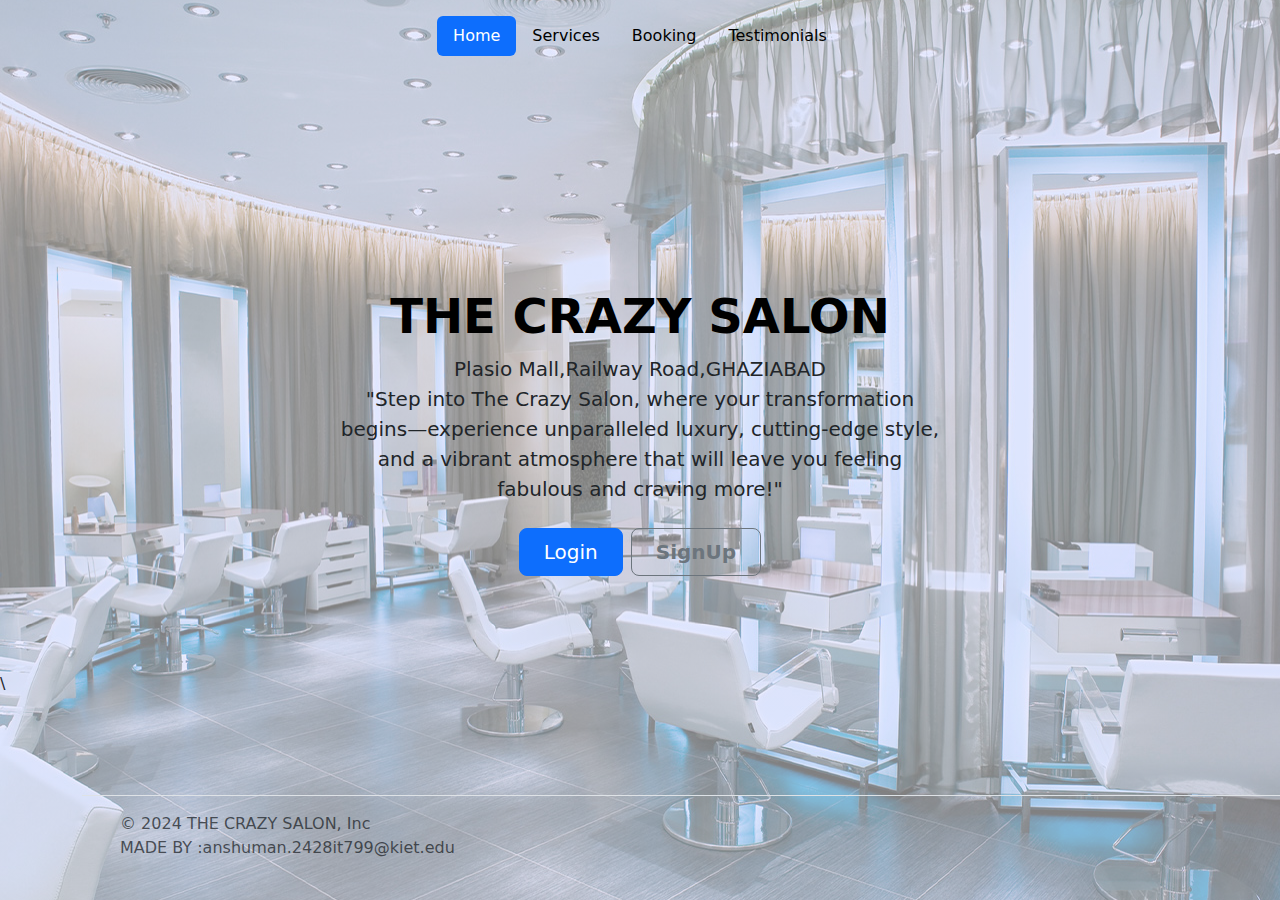
<file: index.html>
<!DOCTYPE html>
<html lang="en">
<head>
    <meta charset="UTF-8">
    <meta name="viewport" content="width=device-width, initial-scale=1.0">
    <title>Document</title>
    <link rel="stylesheet" href="./home.css">
    <link rel="stylesheet" href="https://cdnjs.cloudflare.com/ajax/libs/font-awesome/6.0.0-beta3/css/all.min.css" integrity="sha384-k6RqeWeci5ZR/Lv4MR0sA0FfDOMhE4XxVhPfIxmd5dIJrWiQ5dyHegccQcfOoDU6" crossorigin="anonymous">
    <link href="https://cdn.jsdelivr.net/npm/bootstrap@5.3.3/dist/css/bootstrap.min.css" rel="stylesheet" integrity="sha384-QWTKZyjpPEjISv5WaRU9OFeRpok6YctnYmDr5pNlyT2bRjXh0JMhjY6hW+ALEwIH" crossorigin="anonymous">
</head>
<body class="bg-dark">
    <div class="container">
        <header class="d-flex justify-content-center py-3">
          <ul class="nav nav-pills">
            <li class="nav-item"><a href="#" class="nav-link active" aria-current="page">Home</a></li>
            <li class="nav-item"><a href="./services.html" class="nav-link text-black">Services</a></li>
            <li class="nav-item"><a href="./select-slot.html" class="nav-link text-black">Booking</a></li>
            <li class="nav-item"><a href="./testimonialnew.html" class="nav-link text-black">Testimonials</a></li>
          </ul>
        </header>
        <br>
        <br>
        <br>
        <br><br>
      </div>
      <div class="px-4 py-5 my-5 text-center xx">
        <h1 class="display-5 fw-bold text-body-emphasis">THE CRAZY SALON</h1>
        <div class="col-lg-6 mx-auto">
          <p class="lead mb-4">Plasio Mall,Railway Road,GHAZIABAD <br>
            <b>"Step into The Crazy Salon, where your transformation begins—experience unparalleled luxury, cutting-edge style, and a vibrant atmosphere that will leave you feeling fabulous and craving more!"</b></p>
          <div class="d-grid gap-2 d-sm-flex justify-content-sm-center">
            <button type="button" class="btn btn-primary btn-lg px-4 gap-3" onclick="login()">Login</button>
            <button type="button" class="btn btn-outline-secondary btn-lg px-4"onclick="signup()"><b>SignUp</b></button>
          </div>
        </div>
      </div>
      <div class="container">
        <footer class="d-flex flex-wrap justify-content-between align-items-center py-3 my-4 border-top">
          <div class="col-md-4 d-flex align-items-center">
            <a href="/" class="mb-3 me-2 mb-md-0 text-body-secondary text-decoration-none lh-1">
              <svg class="bi" width="30" height="24"><use xlink:href="#bootstrap"></use></svg>
            </a>
            <span class="mb-3 mb-md-0 text-body-secondary text-black">© 2024 THE CRAZY SALON, Inc <br>MADE BY :anshuman.2428it799@kiet.edu</span>
          </div>
      
          <ul class="nav col-md-4 justify-content-end list-unstyled d-flex">
            <li class="ms-3"><a class="text-body-secondary" href="https://twitter.com/yourprofile" target="_blank"><i class="fab fa-twitter"></i></a></li>
            <li class="ms-3"><a class="text-body-secondary" href="https://instagram.com/yourprofile" target="_blank"><i class="fab fa-instagram"></i></a></li>
            <li class="ms-3"><a class="text-body-secondary" href="https://facebook.com/yourprofile" target="_blank"><i class="fab fa-facebook-f"></i></a></li>
        </ul>
        
        </footer>
      </div>
    <script src="https://cdn.jsdelivr.net/npm/bootstrap@5.3.3/dist/js/bootstrap.bundle.min.js" integrity="sha384-YvpcrYf0tY3lHB60NNkmXc5s9fDVZLESaAA55NDzOxhy9GkcIdslK1eN7N6jIeHz" crossorigin="anonymous"></script>\
    <script>
      function login(){
        window.location.href="./login.html";
      }
      function signup(){
        window.location.href="./signup.html";
      }

    </script>
</body>
</html>
</file>
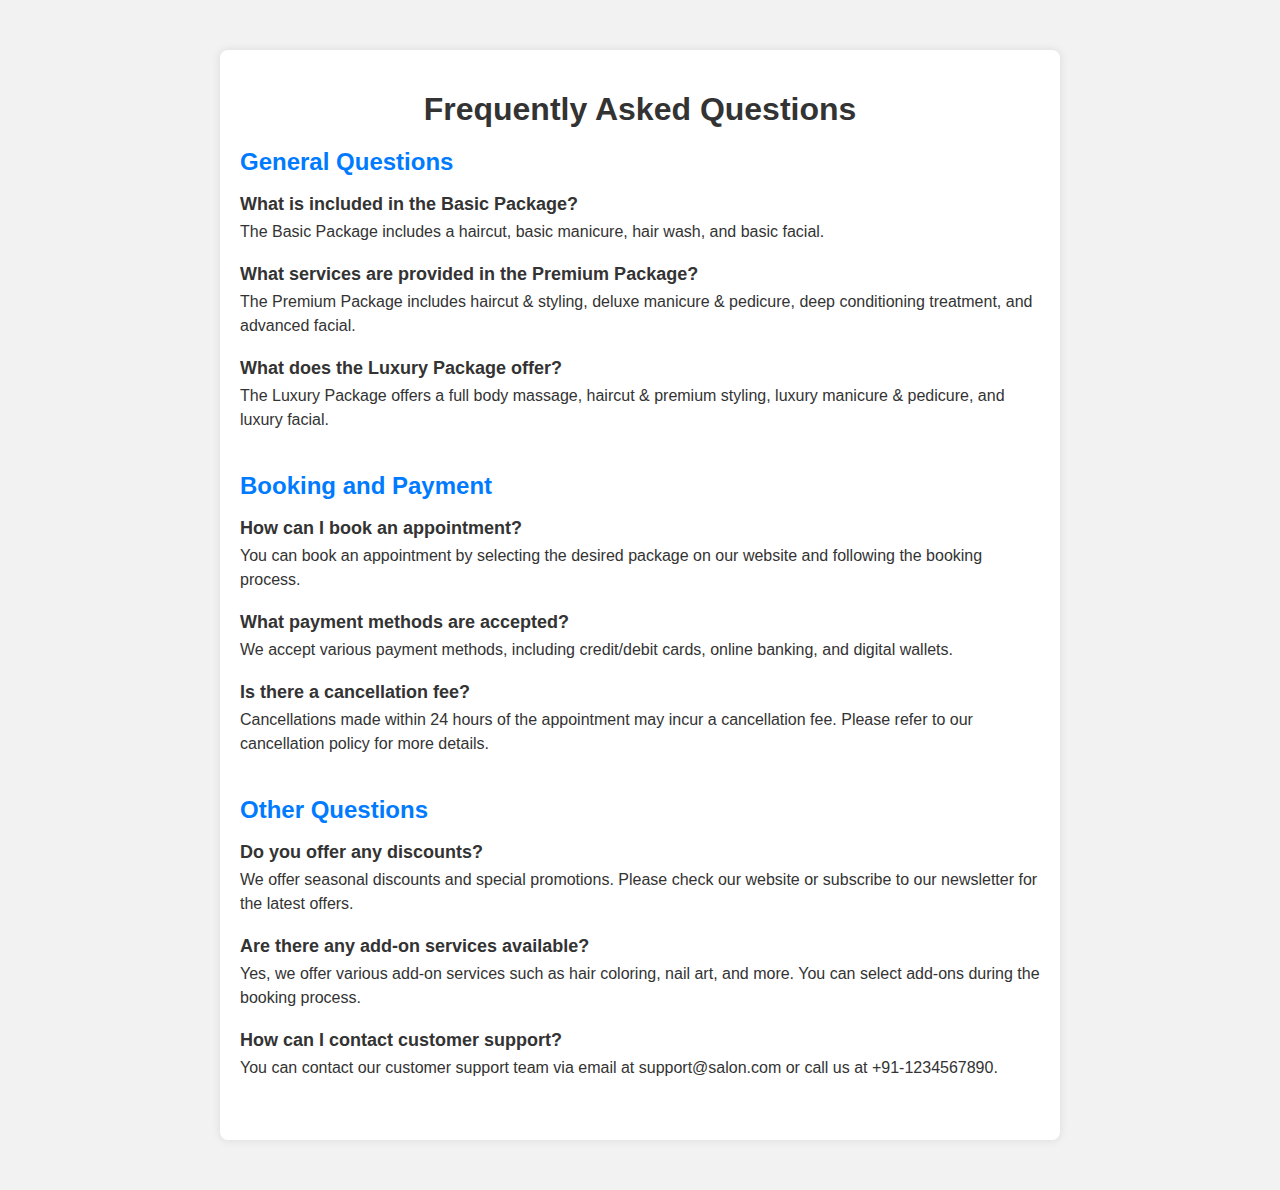
<file: faq.html>
<!DOCTYPE html>
<html lang="en">
<head>
    <meta charset="UTF-8">
    <meta name="viewport" content="width=device-width, initial-scale=1.0">
    <title>FAQ - Pricing Plans</title>
    <link rel="stylesheet" href="./faq.css">
</head>
<body>
    <div class="container">
        <h1>Frequently Asked Questions</h1>
        <div class="faq-section">
            <h2>General Questions</h2>
            <div class="faq-item">
                <h3>What is included in the Basic Package?</h3>
                <p>The Basic Package includes a haircut, basic manicure, hair wash, and basic facial.</p>
            </div>
            <div class="faq-item">
                <h3>What services are provided in the Premium Package?</h3>
                <p>The Premium Package includes haircut & styling, deluxe manicure & pedicure, deep conditioning treatment, and advanced facial.</p>
            </div>
            <div class="faq-item">
                <h3>What does the Luxury Package offer?</h3>
                <p>The Luxury Package offers a full body massage, haircut & premium styling, luxury manicure & pedicure, and luxury facial.</p>
            </div>
        </div>
        <div class="faq-section">
            <h2>Booking and Payment</h2>
            <div class="faq-item">
                <h3>How can I book an appointment?</h3>
                <p>You can book an appointment by selecting the desired package on our website and following the booking process.</p>
            </div>
            <div class="faq-item">
                <h3>What payment methods are accepted?</h3>
                <p>We accept various payment methods, including credit/debit cards, online banking, and digital wallets.</p>
            </div>
            <div class="faq-item">
                <h3>Is there a cancellation fee?</h3>
                <p>Cancellations made within 24 hours of the appointment may incur a cancellation fee. Please refer to our cancellation policy for more details.</p>
            </div>
        </div>
        <div class="faq-section">
            <h2>Other Questions</h2>
            <div class="faq-item">
                <h3>Do you offer any discounts?</h3>
                <p>We offer seasonal discounts and special promotions. Please check our website or subscribe to our newsletter for the latest offers.</p>
            </div>
            <div class="faq-item">
                <h3>Are there any add-on services available?</h3>
                <p>Yes, we offer various add-on services such as hair coloring, nail art, and more. You can select add-ons during the booking process.</p>
            </div>
            <div class="faq-item">
                <h3>How can I contact customer support?</h3>
                <p>You can contact our customer support team via email at support@salon.com or call us at +91-1234567890.</p>
            </div>
        </div>
    </div>
</body>
</html>
</file>
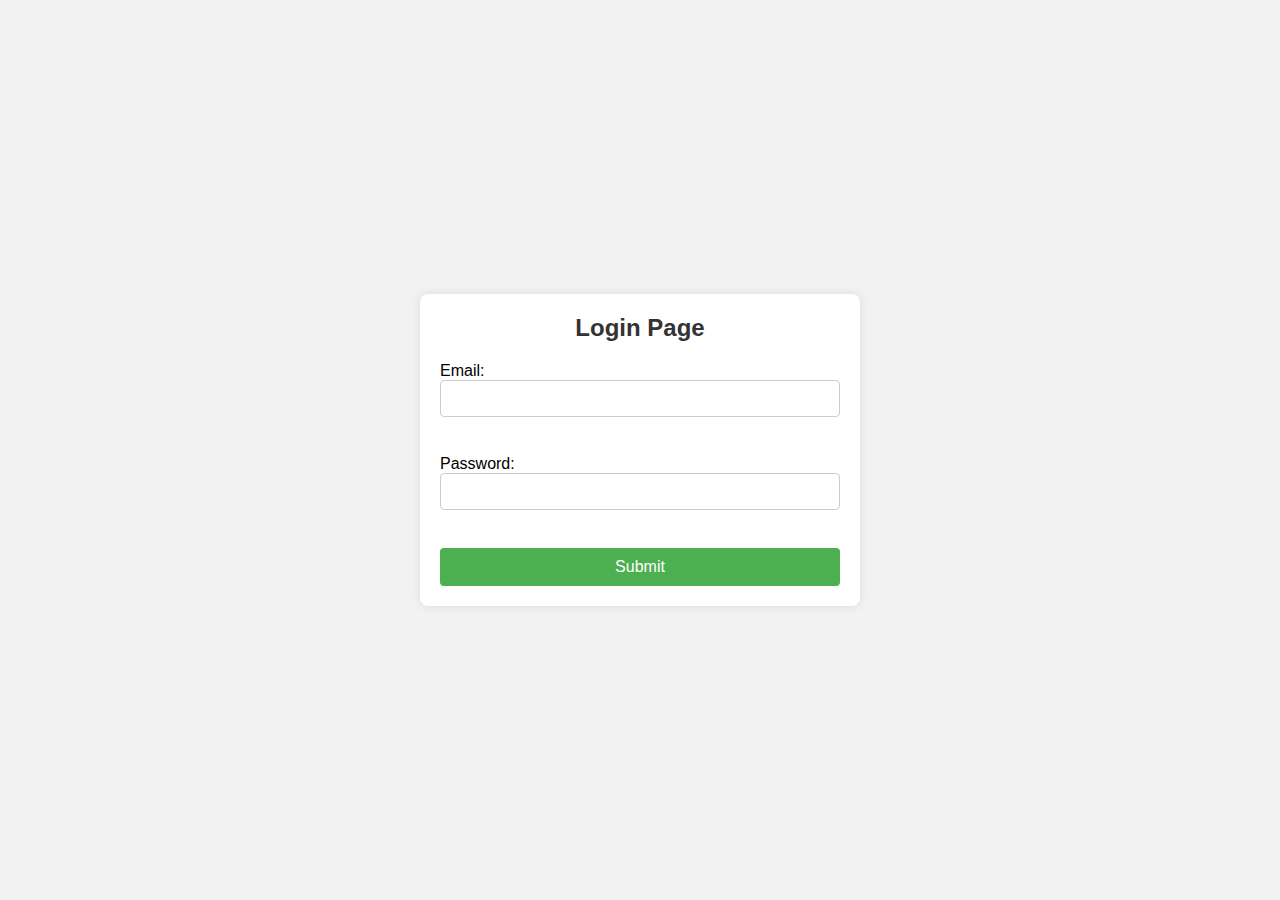
<file: login.html>
<!DOCTYPE html>
<html lang="en">
<head>
  <meta charset="UTF-8">
  <meta name="viewport" content="width=device-width, initial-scale=1.0">
  <title>Form Validation</title>
  <link rel="stylesheet" href="./login.css">
</head>
<body>
  <div class="container">
    <div class="card">
      <div class="card-header">
        <h1>Login Page</h1>
      </div>
      <div class="card-body">
        <form id="myForm">
          <label for="email">Email:</label>
          <input type="email" id="email" name="email" class="form-control">
          <span id="emailError" class="error"></span><br><br>

          <label for="password">Password:</label>
          <input type="password" id="password" name="password" class="form-control">
          <span id="passwordError" class="error"></span><br><br>

          <button type="button" class="btn btn-primary" onclick="validateForm()">Submit</button>
        </form>
      </div>
    </div>
  </div>

  <script>
    function validateForm() {
      let isValid = true; // Initialize the validity flag

      // Clear previous error messages
      document.getElementById("emailError").textContent = "";
      document.getElementById("passwordError").textContent = "";

      // Email validation
      const email = document.getElementById("email").value.trim();
      const emailPattern = /^[a-zA-Z0-9._%+-]+@[a-zA-Z0-9.-]+\.[a-zA-Z]{2,}$/;
      if (email === "") {
        document.getElementById("emailError").textContent = "Email is required.";
        isValid = false;
      } else if (!emailPattern.test(email)) {
        document.getElementById("emailError").textContent = "Invalid email format.";
        isValid = false;
      }

      // Password validation
      const password = document.getElementById("password").value.trim();
      if (password === "") {
        document.getElementById("passwordError").textContent = "Password is required.";
        isValid = false;
      } else if (password.length < 6) {
        document.getElementById("passwordError").textContent = "Password must be at least 6 characters long.";
        isValid = false;
      }

      // If all validations pass
      if (isValid) {
        if (email === "anshumaan.1611@gmail.com" && password === "Raghav@1611") {
          window.location.href = './booking.html'; // Redirect to bookings.html
        } else {
          alert("Invalid email or password.");
        }
      }
    }
  </script>
</body>
</html>
</file>
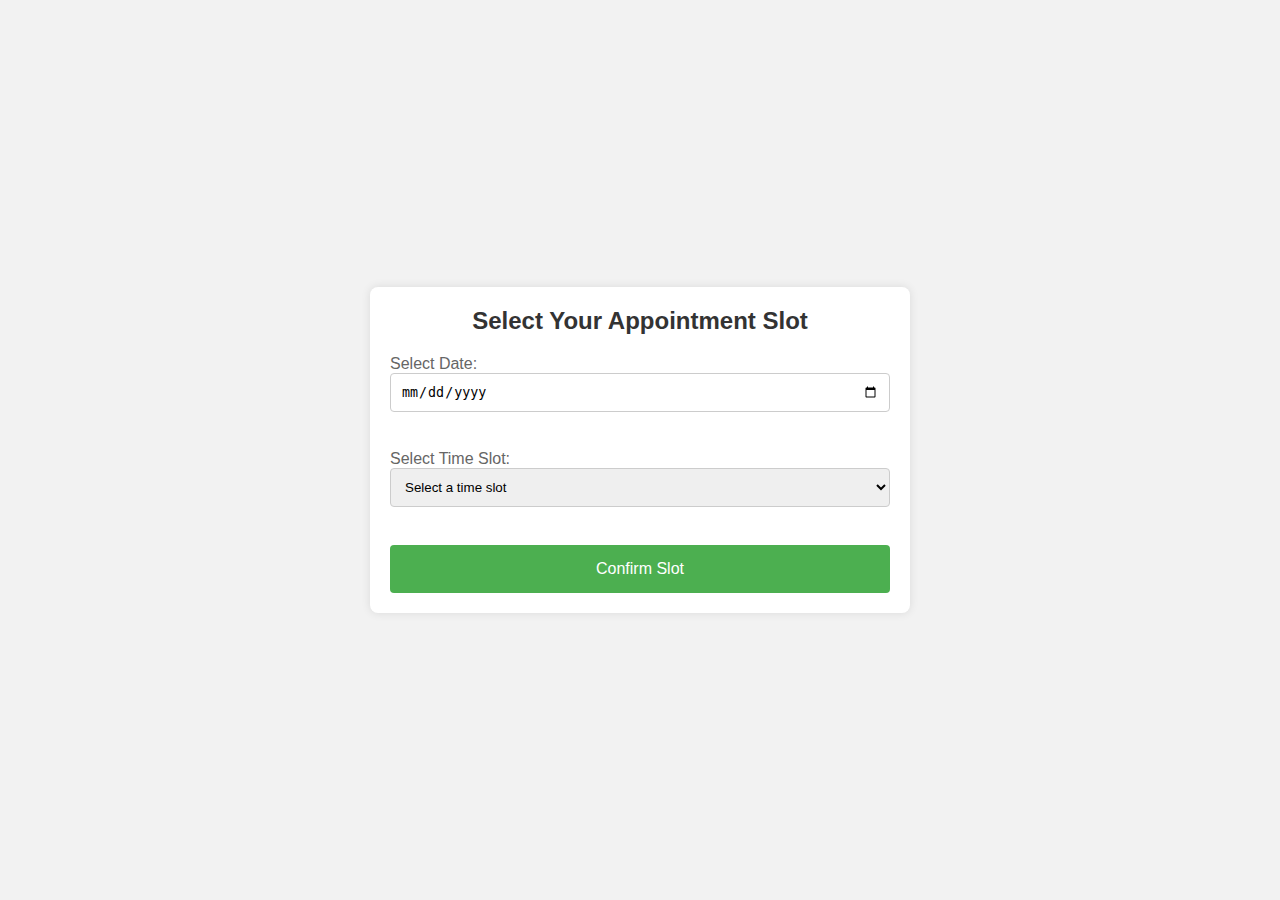
<file: select-slot.html>
<!DOCTYPE html>
<html lang="en">
<head>
    <meta charset="UTF-8">
    <meta name="viewport" content="width=device-width, initial-scale=1.0">
    <title>Select Slot</title>
    <link rel="stylesheet" href="./select-slot.css">
</head>
<body>
    <div class="container">
        <div class="card">
            <div class="card-header">
                <h1>Select Your Appointment Slot</h1>
            </div>
            <div class="card-body">
                <form id="slotForm">
                    <label for="appointmentDate">Select Date:</label>
                    <input type="date" id="appointmentDate" name="appointmentDate" class="form-control" required><br><br>

                    <label for="appointmentTime">Select Time Slot:</label>
                    <select id="appointmentTime" name="appointmentTime" class="form-control" required>
                        <option value="">Select a time slot</option>
                        <option value="9:00 AM - 10:00 AM">9:00 AM - 10:00 AM</option>
                        <option value="10:00 AM - 11:00 AM">10:00 AM - 11:00 AM</option>
                        <option value="11:00 AM - 12:00 PM">11:00 AM - 12:00 PM</option>
                        <option value="1:00 PM - 2:00 PM">1:00 PM - 2:00 PM</option>
                        <option value="2:00 PM - 3:00 PM">2:00 PM - 3:00 PM</option>
                        <option value="3:00 PM - 4:00 PM">3:00 PM - 4:00 PM</option>
                        <option value="4:00 PM - 5:00 PM">4:00 PM - 5:00 PM</option>
                    </select><br><br>

                    <button type="submit" class="btn-primary" onclick="gotopayment()">Confirm Slot</button>
                </form>
            </div>
        </div>
    </div>
    <script>
        function gotopayment(){
            window.location.href="./booking.html"

        }
    </script>
</body>
</html>
</file>
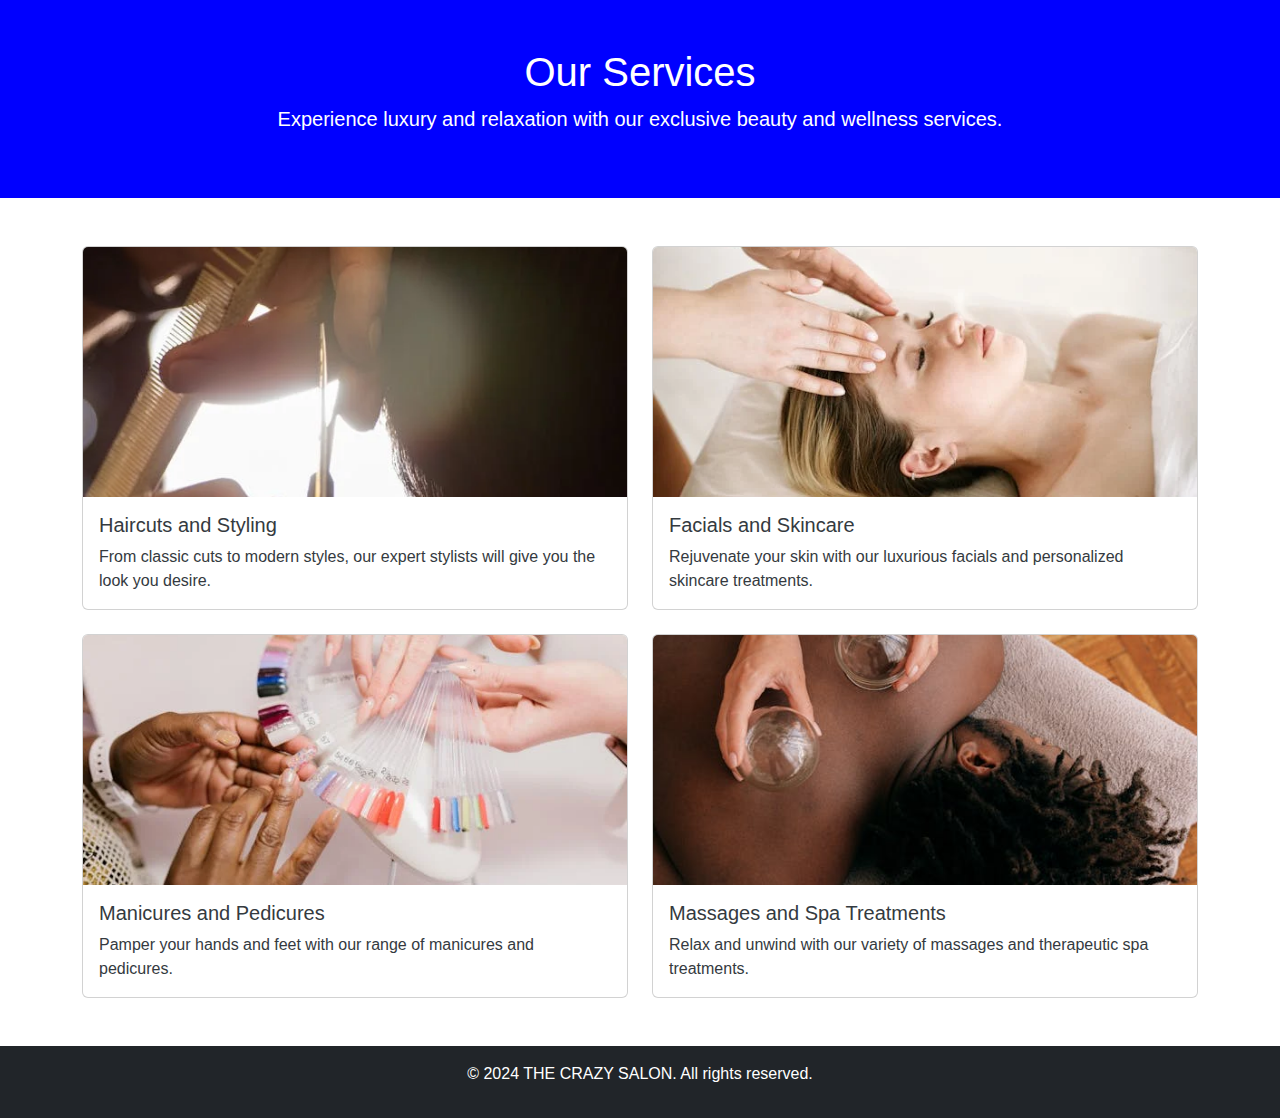
<file: services.html>
<!DOCTYPE html>
<html lang="en">
<head>
    <meta charset="UTF-8">
    <meta name="viewport" content="width=device-width, initial-scale=1.0">
    <title>Our Services - Glamour Salon</title>
    <link href="https://cdn.jsdelivr.net/npm/bootstrap@5.3.3/dist/css/bootstrap.min.css" rel="stylesheet" integrity="sha384-QWTKZyjpPEjISv5WaRU9OFeRpok6YctnYmDr5pNlyT2bRjXh0JMhjY6hW+ALEwIH" crossorigin="anonymous">
    <link rel="stylesheet" href="./services.css">
</head>
<body>
    <header class="bg-blue text-white text-center py-5">
        <h1>Our Services</h1>
        <p class="lead">Experience luxury and relaxation with our exclusive beauty and wellness services.</p>
    </header>

    <div class="container my-5">
        <div class="row row-cols-1 row-cols-md-2 g-4">
            <div class="col">
                <div class="card h-100">
                    <img src="./webD.webp" class="card-img-top" alt="Haircuts and Styling">
                    <div class="card-body">
                        <h5 class="card-title">Haircuts and Styling</h5>
                        <p class="card-text">From classic cuts to modern styles, our expert stylists will give you the look you desire.</p>
                    </div>
                </div>
            </div>
            <div class="col">
                <div class="card h-100">
                    <img src="./skin.webp " class="card-img-top" alt="Facials and Skincare">
                    <div class="card-body">
                        <h5 class="card-title">Facials and Skincare</h5>
                        <p class="card-text">Rejuvenate your skin with our luxurious facials and personalized skincare treatments.</p>
                    </div>
                </div>
            </div>
            <div class="col">
                <div class="card h-100">
                    <img src="./manicure.webp" class="card-img-top" alt="Manicures and Pedicures">
                    <div class="card-body">
                        <h5 class="card-title">Manicures and Pedicures</h5>
                        <p class="card-text">Pamper your hands and feet with our range of manicures and pedicures.</p>
                    </div>
                </div>
            </div>
            <div class="col">
                <div class="card h-100">
                    <img src="./massage.jpeg" class="card-img-top" alt="Massages and Spa Treatments">
                    <div class="card-body">
                        <h5 class="card-title">Massages and Spa Treatments</h5>
                        <p class="card-text">Relax and unwind with our variety of massages and therapeutic spa treatments.</p>
                    </div>
                </div>
            </div>
        </div>
    </div>

    <footer class="bg-dark text-white text-center py-3">
        <p>&copy; 2024 THE CRAZY SALON. All rights reserved.</p>
    </footer>

    <script src="https://cdn.jsdelivr.net/npm/bootstrap@5.3.3/dist/js/bootstrap.bundle.min.js" integrity="sha384-YvpcrYf0tY3lHB60NNkmXc5s9fDVZLESaAA55NDzOxhy9GkcIdslK1eN7N6jIeHz" crossorigin="anonymous"></script>
</body>
</html>
</file>
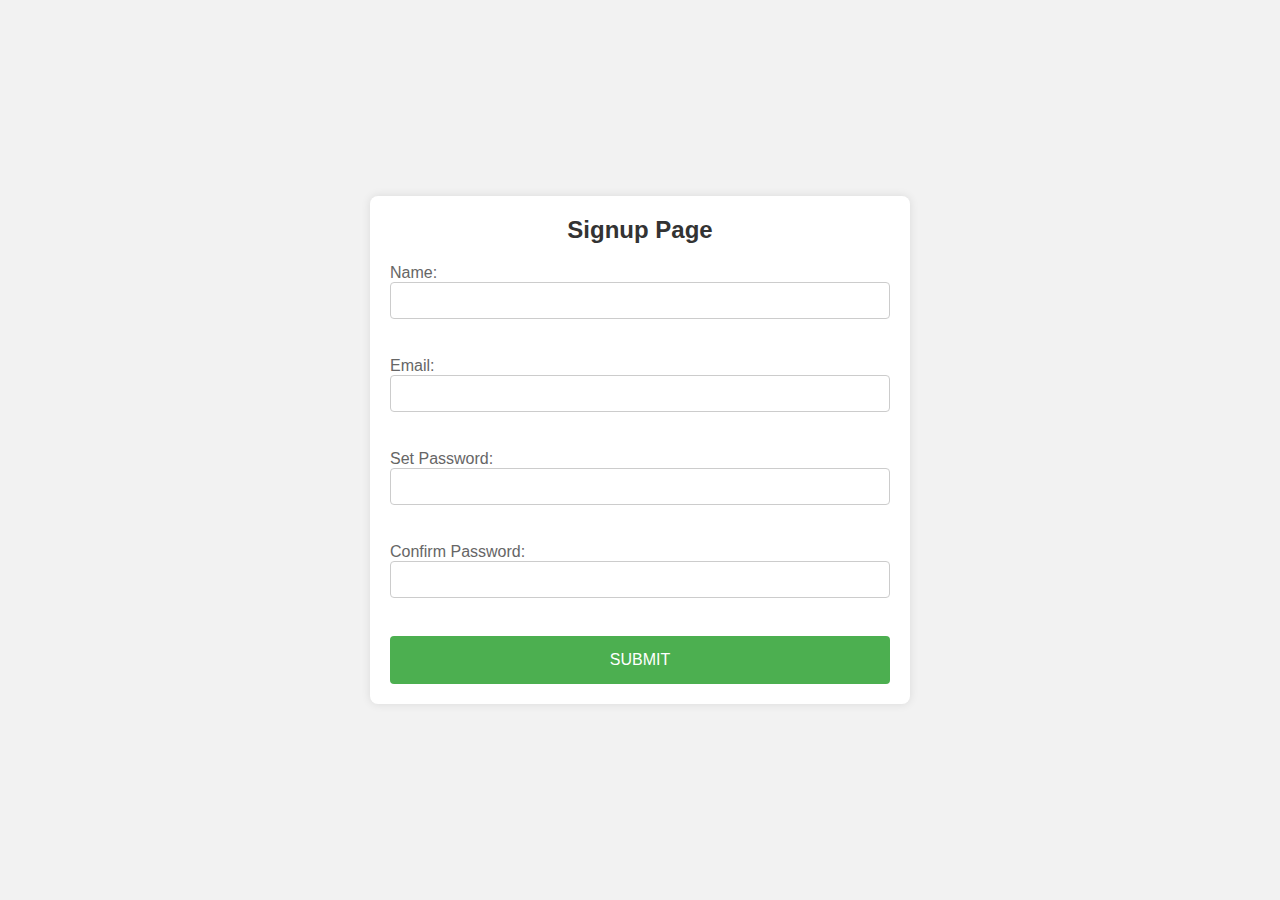
<file: signup.html>
<!DOCTYPE html>
<html lang="en">
<head>
    <meta charset="UTF-8">
    <meta name="viewport" content="width=device-width, initial-scale=1.0">
    <title>Signup</title>
    <link rel="stylesheet" href="./signup.css">
</head>
<body>
    <div class="container">
        <div class="card">
            <div class="card-header">
                <h1>Signup Page</h1>
            </div>
            <div class="card-body">
                <form id="myForm">
                    <label for="name">Name:</label>
                    <input type="text" id="name" name="name" class="form-control">
                    <span id="nameError" class="error"></span><br><br>

                    <label for="emailid">Email:</label>
                    <input type="text" id="emailid" name="emailid" class="form-control">
                    <span id="emailError" class="error"></span><br><br>

                    <label for="setpswd">Set Password:</label>
                    <input type="password" id="setpswd" name="setpswd" class="form-control">
                    <span id="setpswderror" class="error"></span><br><br>

                    <label for="cnfrmpswd">Confirm Password:</label>
                    <input type="password" id="cnfrmpswd" name="cnfrmpswd" class="form-control">
                    <span id="cnfrmpswderror" class="error"></span><br><br>

                    <button type="button" class="btn-primary" onclick="validateForm()">SUBMIT</button>
                </form>
            </div>
        </div>
    </div>

    <script>
        function validateForm() {
            // Clear previous error messages
            document.getElementById("nameError").textContent = "";
            document.getElementById("emailError").textContent = "";
            document.getElementById("setpswderror").textContent = "";
            document.getElementById("cnfrmpswderror").textContent = "";

            let isValid = true;

            // Name validation
            const name = document.getElementById("name").value.trim();
            if (name === "") {
                document.getElementById("nameError").textContent = "Name cannot be empty";
                isValid = false;
            }

            // Email validation
            const email = document.getElementById("emailid").value.trim();
            const emailPattern = /^[a-zA-Z0-9._%+-]+@[a-zA-Z0-9.-]+\.[a-zA-Z]{2,}$/;
            if (email === "") {
                document.getElementById("emailError").textContent = "Email is required.";
                isValid = false;
            } else if (!emailPattern.test(email)) {
                document.getElementById("emailError").textContent = "Invalid email format.";
                isValid = false;
            }

            // Password validation
            const setpswd = document.getElementById("setpswd").value.trim();
            if (setpswd === "") {
                document.getElementById("setpswderror").textContent = "Password is required.";
                isValid = false;
            } else if (setpswd.length < 6) {
                document.getElementById("setpswderror").textContent = "Password must be at least 6 characters long.";
                isValid = false;
            }

            // Confirm Password validation
            const cnfrmpswd = document.getElementById("cnfrmpswd").value.trim();
            if (cnfrmpswd === "") {
                document.getElementById("cnfrmpswderror").textContent = "Confirm Password is required.";
                isValid = false;
            } else if (cnfrmpswd !== setpswd) {
                document.getElementById("cnfrmpswderror").textContent = "Passwords do not match.";
                isValid = false;
            }

            // If all validations pass
            if (isValid) {
                alert("Form submitted successfully!");
                window.location.href = 'login.html'; // Redirect to login.html
            }
        }
    </script>
</body>
</html>
</file>
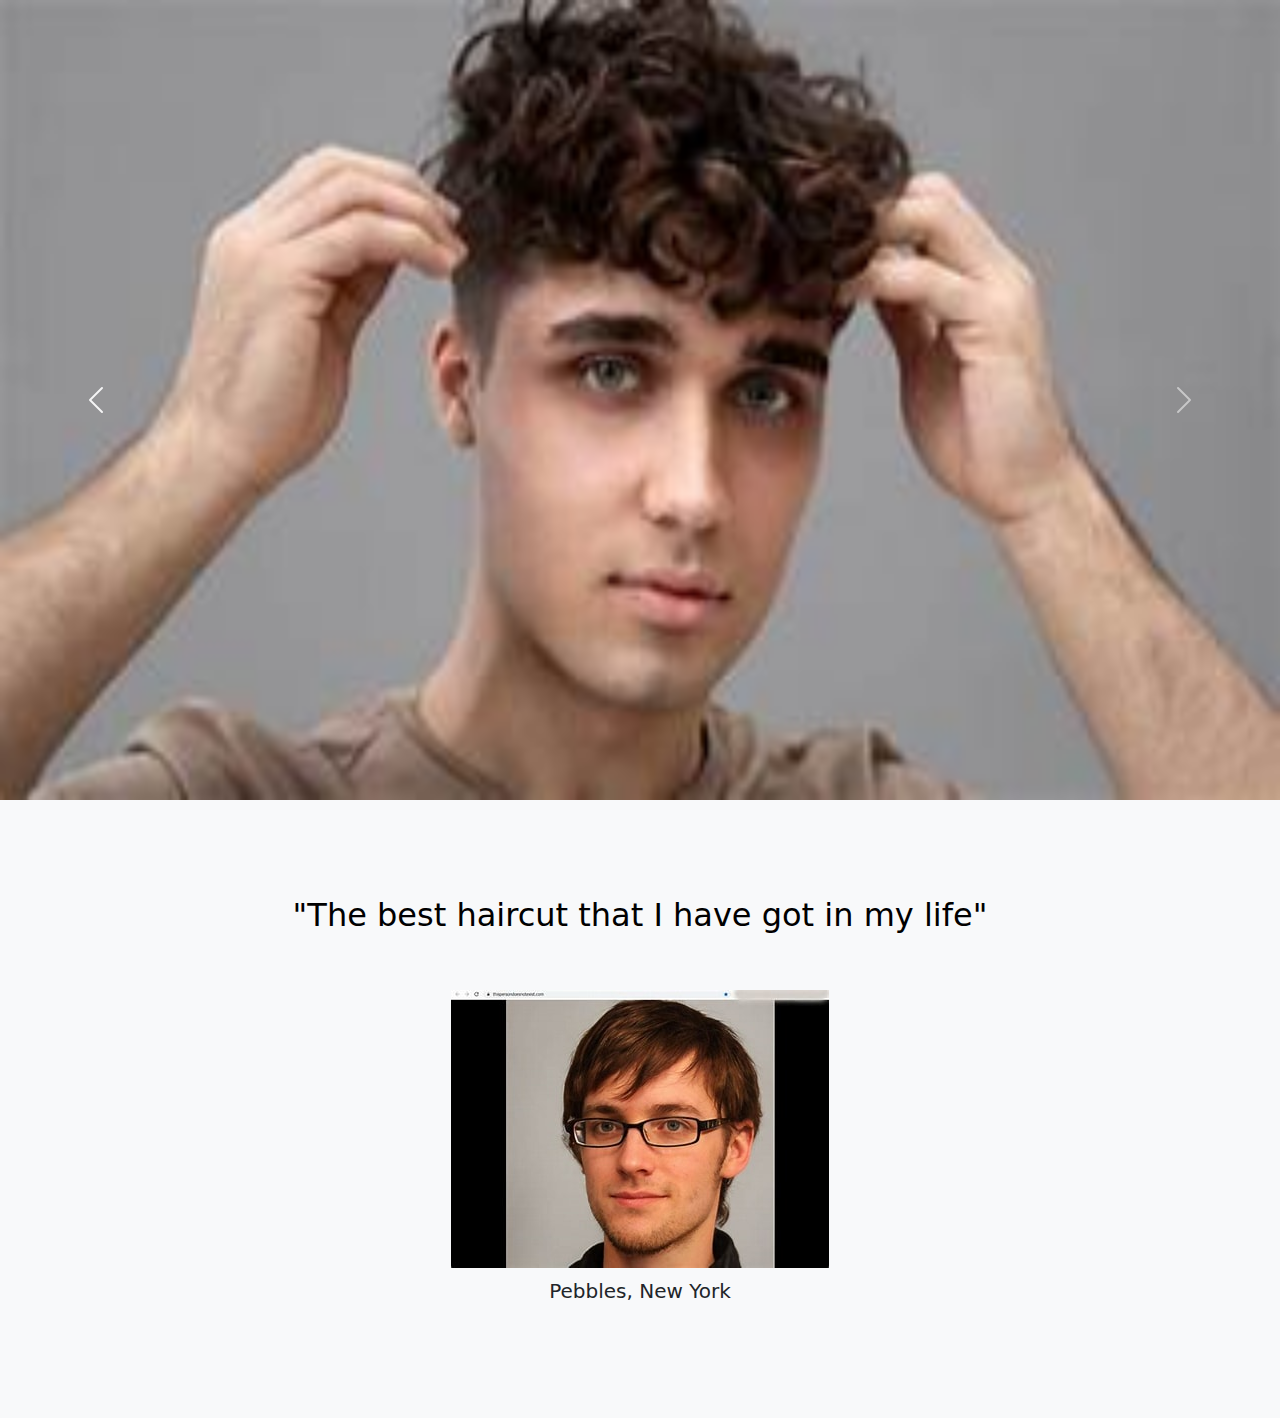
<file: testimonialnew.html>
<!DOCTYPE html>
<html lang="en">
<head>
  <meta charset="UTF-8">
  <meta name="viewport" content="width=device-width, initial-scale=1.0">
  <link href="https://cdn.jsdelivr.net/npm/bootstrap@5.3.3/dist/css/bootstrap.min.css" rel="stylesheet" integrity="sha384-QWTKZyjpPEjISv5WaRU9OFeRpok6YctnYmDr5pNlyT2bRjXh0JMhjY6hW+ALEwIH" crossorigin="anonymous">


  <title>Document</title>
</head>
<body>
  <div id="carouselExample" class="carousel slide">
    <div class="carousel-inner">
      <div class="carousel-item active">
        <img src="./bad.jpeg" class="d-block w-100 " height="800px" width ="400px"alt="...">
      </div>
      <div class="carousel-item">
        <img src="./good.jpeg" class="d-block w-100"height="800px" width ="400px" alt="...">
      </div>

    <button class="carousel-control-prev" type="button" data-bs-target="#carouselExample" data-bs-slide="prev">
      <span class="carousel-control-prev-icon" aria-hidden="true"></span>
      <span class="visually-hidden">Previous</span>
    </button>
    <button class="carousel-control-next" type="button" data-bs-target="#carouselExample" data-bs-slide="next">
      <span class="carousel-control-next-icon" aria-hidden="true"></span>
      <span class="visually-hidden">Next</span>
    </button>
  </div>

  <div class="p-5 text-center bg-body-tertiary">
    <div class="container py-5">
      <h2 class="text-body-emphasis">"The best haircut that I have got in my life"</h2>
      <img class="profile-img mt-5" src="random.jpeg" alt="dog image">
      <p class="col-lg-8 mx-auto lead mt-2">
        Pebbles, New York
      </p>
    </div>



  
  <script src="https://cdn.jsdelivr.net/npm/bootstrap@5.3.3/dist/js/bootstrap.bundle.min.js" integrity="sha384-YvpcrYf0tY3lHB60NNkmXc5s9fDVZLESaAA55NDzOxhy9GkcIdslK1eN7N6jIeHz" crossorigin="anonymous"></script>

</body>
</html>
</file>
<file: home.css>
body,.xx {
    margin: 0;
    padding: 0;
    height: 100%;
    background: linear-gradient(rgba(255, 255, 255, 0.5), rgba(255, 255, 255, 0.5)), url('./salon.jpg');
    background-size: cover; 
    background-position: center; 
    background-repeat: no-repeat; 
    background-attachment: fixed; 
}
footer {
    bottom: 0;
    position: absolute;
    width: 100%;
}

.nav-link { font-size: 1.25rem; }
ul.nav a {
    color: #6c757d; 
    transition: color 0.3s;
}

ul.nav a:hover {
    color: #000; 
}

ul.nav i {
    font-size: 24px;
}
</file>
<file: faq.css>
body, html {
    margin: 0;
    padding: 0;
    font-family: Arial, sans-serif;
    background-color: #f2f2f2;
    color: #333;
}

.container {
    max-width: 800px;
    margin: 50px auto;
    padding: 20px;
    background-color: #fff;
    border-radius: 8px;
    box-shadow: 0 0 10px rgba(0, 0, 0, 0.1);
}

h1 {
    text-align: center;
    margin-bottom: 20px;
}

.faq-section {
    margin-bottom: 40px;
}

.faq-section h2 {
    color: #007bff;
    margin-bottom: 10px;
}

.faq-item {
    margin-bottom: 20px;
}

.faq-item h3 {
    font-size: 18px;
    margin-bottom: 5px;
}

.faq-item p {
    margin: 0;
    font-size: 16px;
    line-height: 1.5;
}
</file>
<file: login.css>
body, html {
    margin: 0;
    padding: 0;
    height: 100%;
    font-family: Arial, sans-serif;
    background-color: #f2f2f2;
  }
  
  .container {
    display: flex;
    justify-content: center;
    align-items: center;
    height: 100%;
  }
  
  .card {
    width: 100%;
    max-width: 400px;
    background-color: #fff;
    padding: 20px;
    border-radius: 8px;
    box-shadow: 0 0 10px rgba(0, 0, 0, 0.1);
  }
  
  .card-header {
    text-align: center;
    margin-bottom: 20px;
  }
  
  .card-header h1 {
    margin: 0;
    font-size: 24px;
    color: #333;
  }
  
  .card-body {
    display: flex;
    flex-direction: column;
  }
  
  .form-control {
    width: 100%;
    padding: 10px;
    margin-bottom: 20px;
    border: 1px solid #ccc;
    border-radius: 4px;
    box-sizing: border-box;
  }
  
  .btn-primary {
    width: 100%;
    padding: 10px;
    background-color: #4CAF50;
    color: white;
    border: none;
    border-radius: 4px;
    cursor: pointer;
    font-size: 16px;
  }
  
  .btn-primary:hover {
    background-color: #45a049;
  }
  
  .error {
    color: red;
    font-size: 14px;
  }
</file>
<file: select-slot.css>
body, html {
    margin: 0;
    padding: 0;
    height: 100%;
    font-family: Arial, sans-serif;
    background-color: #f2f2f2;
    color: #333;
}

.container {
    display: flex;
    justify-content: center;
    align-items: center;
    height: 100%;
}

.card {
    width: 100%;
    max-width: 500px;
    background-color: #fff;
    padding: 20px;
    border-radius: 8px;
    box-shadow: 0 0 10px rgba(0, 0, 0, 0.1);
}

.card-header {
    text-align: center;
    margin-bottom: 20px;
}

.card-header h1 {
    margin: 0;
    font-size: 24px;
    color: #333;
}

.card-body {
    display: flex;
    flex-direction: column;
}

label {
    margin-bottom: 8px;
    color: #666;
}

.form-control {
    width: 100%;
    padding: 10px;
    margin-bottom: 20px;
    border: 1px solid #ccc;
    border-radius: 4px;
    box-sizing: border-box;
}

.btn-primary {
    width: 100%;
    padding: 15px;
    background-color: #4CAF50;
    color: white;
    border: none;
    border-radius: 4px;
    cursor: pointer;
    font-size: 16px;
}

.btn-primary:hover {
    background-color: #45a049;
}
</file>
<file: services.css>
body, html {
    margin: 0;
    padding: 0;
    height: 100%;
    font-family: Arial, sans-serif;
}

header {
    background-image: url('salon-background.jpg');
    background-size: cover;
    background-position: center;
    color: white;
}

.card-img-top {
    height: 250px;
    object-fit: cover;
}

footer {
    background-color: #343a40;
    color: white;
}

.card-title, .card-text {
    color: #343a40;
}

.card:hover .card-title, .card:hover .card-text {
    color: #4CAF50; 
}
.bg-blue{
    background: blue;
}
</file>
<file: signup.css>
body, html {
    margin: 0;
    padding: 0;
    height: 100%;
    font-family: Arial, sans-serif;
    background-color: #f2f2f2;
}

.container {
    display: flex;
    justify-content: center;
    align-items: center;
    height: 100%;
}

.card {
    width: 100%;
    max-width: 500px;
    background-color: #fff;
    padding: 20px;
    border-radius: 8px;
    box-shadow: 0 0 10px rgba(0, 0, 0, 0.1);
}

.card-header {
    text-align: center;
    margin-bottom: 20px;
}

.card-header h1 {
    margin: 0;
    font-size: 24px;
    color: #333;
}

.card-body {
    display: flex;
    flex-direction: column;
}

label {
    margin-bottom: 8px;
    color: #666;
}

.form-control {
    width: 100%;
    padding: 10px;
    margin-bottom: 20px;
    border: 1px solid #ccc;
    border-radius: 4px;
    box-sizing: border-box;
}

.btn-primary {
    width: 100%;
    padding: 15px;
    background-color: #4CAF50;
    color: white;
    border: none;
    border-radius: 4px;
    cursor: pointer;
    font-size: 16px;
}

.btn-primary:hover {
    background-color: #45a049;
}

.error {
    color: red;
    font-size: 14px;
}
</file>
